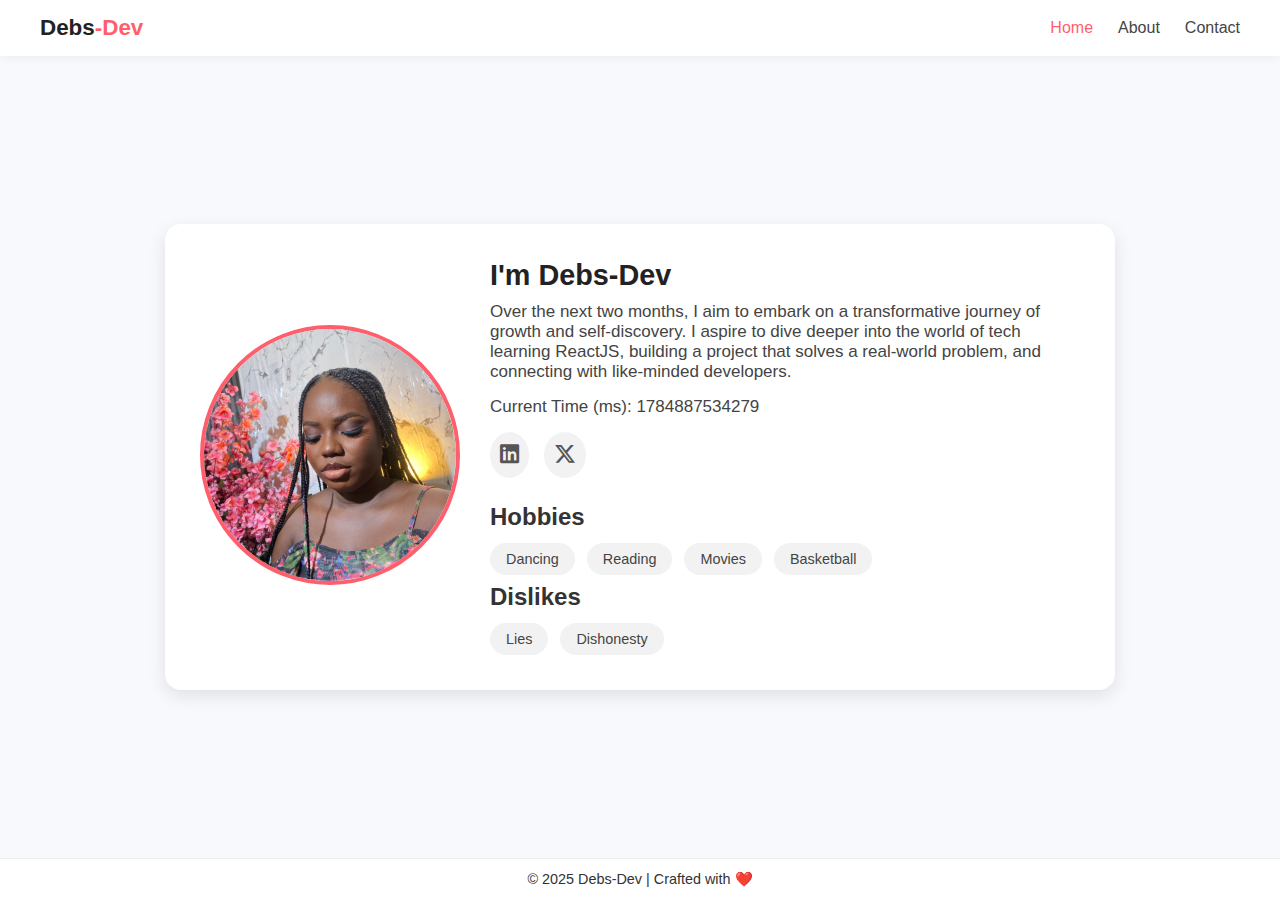
<file: index.html>
<!DOCTYPE html>
<html lang="en">
<head>
  <meta charset="UTF-8" />
  <meta name="viewport" content="width=device-width, initial-scale=1.0" />
  <title>My Profile - Debs Dev</title>
  <link rel="stylesheet" href="./style.css" />
  <link rel="stylesheet" href="https://cdnjs.cloudflare.com/ajax/libs/font-awesome/6.5.0/css/all.min.css" />
</head>

<body>
  <header>
    <nav class="navbar">
      <h2 class="logo">Debs<span>-Dev</span></h2>
      <ul>
        <li><a href="./index.html" class="active">Home</a></li>
        <li><a href="./About.html">About</a></li>
        <li><a href="./Contact.html">Contact</a></li>
      </ul>
    </nav>
  </header>

  <main>
    <article class="profile-card" data-testid="test-profile-card">
      <figure class="avatar-section">
        <img data-testid="test-user-avatar" src="./img/IMG_1527.JPG" alt="Portrait of Debs-Dev" />
      </figure>

      <div class="content-section">
        <header>
          <h1 data-testid="test-user-name">I'm Debs-Dev</h1>
        </header>

        <p data-testid="test-user-bio">
          Over the next two months, I aim to embark on a transformative journey
          of growth and self-discovery. I aspire to dive deeper into the world
          of tech learning ReactJS, building a project that solves a real-world
          problem, and connecting with like-minded developers.
        </p>

        <p class="time">
          Current Time (ms): <span id="time" data-testid="test-user-time"></span>
        </p>

        <nav data-testid="test-user-social-links" aria-label="Social media links" class="social-links">
          <a data-testid="test-user-social-linkedin" href="https://www.linkedin.com/in/ayishat-odekunle-a7146527a/" target="_blank" rel="noopener noreferrer"
            aria-label="LinkedIn">
            <i class="fab fa-linkedin"></i>
          </a>
          <a data-testid="test-user-social-twitter" href="https://x.com/Doa_debbie" target="_blank"
            rel="noopener noreferrer" aria-label="Twitter">
            <i class="fab fa-x-twitter"></i>
          </a>
        </nav>

        <section>
          <h2>Hobbies</h2>
          <ul data-testid="test-user-hobbies">
            <li>Dancing</li>
            <li>Reading</li>
            <li>Movies</li>
            <li>Basketball</li>
          </ul>
        </section>

        <section>
          <h2>Dislikes</h2>
          <ul data-testid="test-user-dislikes">
            <li>Lies</li>
            <li>Dishonesty</li>
          </ul>
        </section>
      </div>
    </article>
  </main>

  <footer>
    <p>© 2025 Debs-Dev | Crafted with ❤️</p>
  </footer>

  <script src="./script.js"></script>
</body>
</html>
</file>
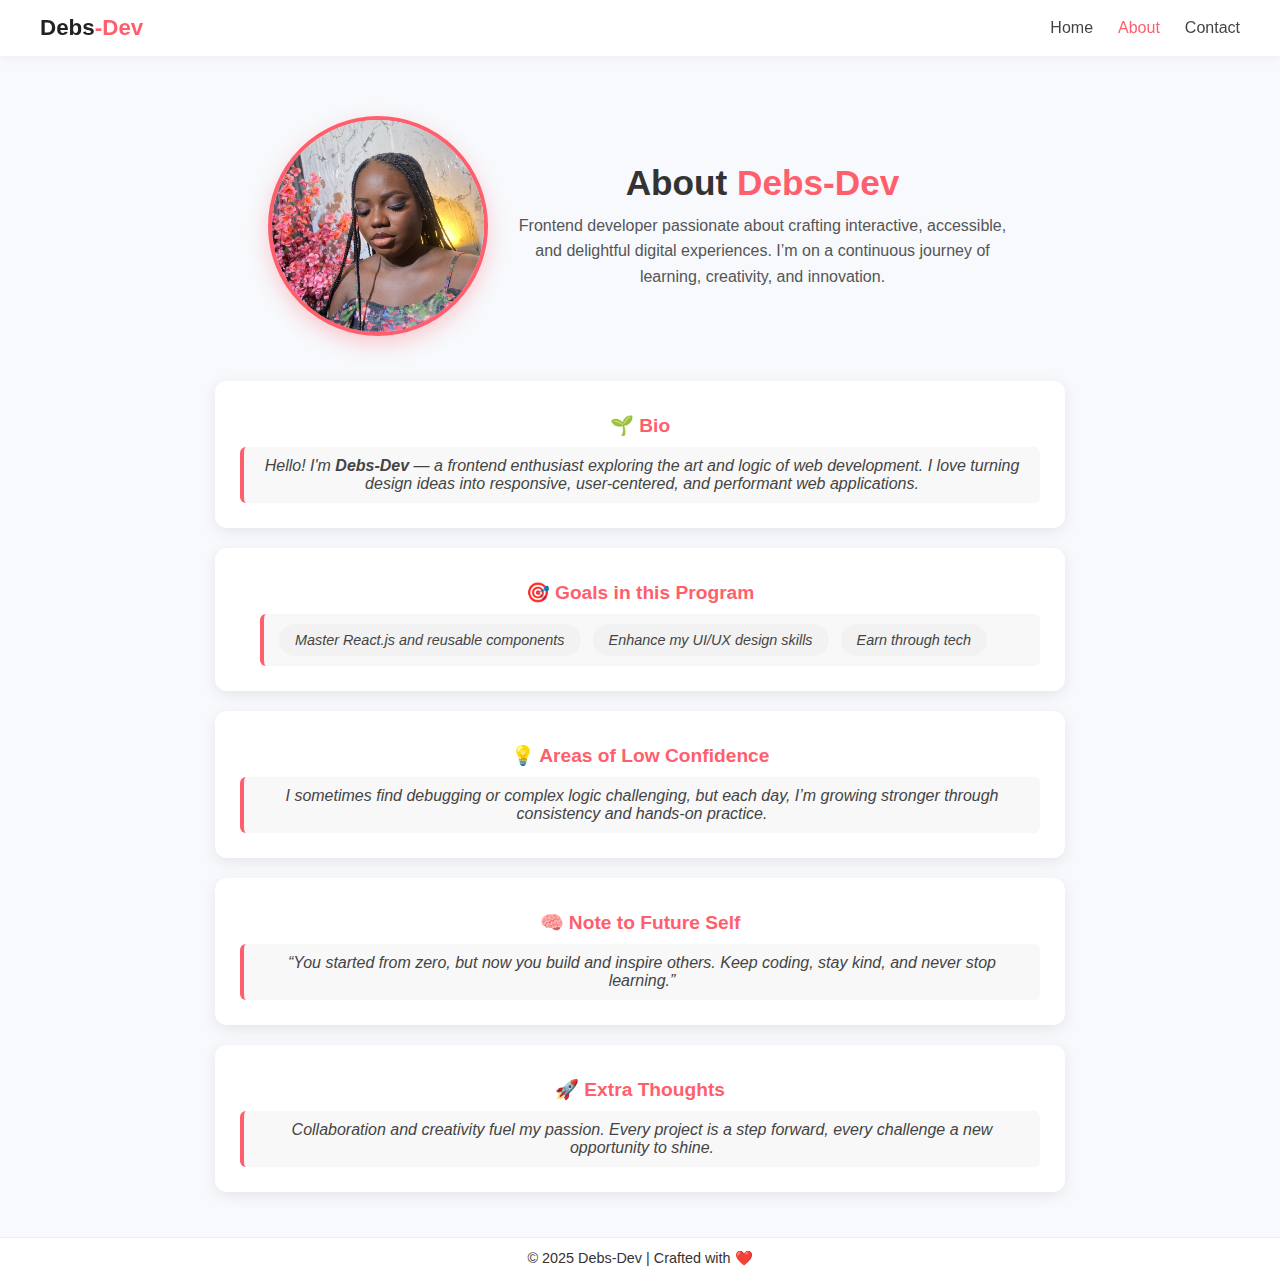
<file: About.html>
<!DOCTYPE html>
<html lang="en">
<head>
  <meta charset="UTF-8" />
  <meta name="viewport" content="width=device-width, initial-scale=1.0" />
  <title>About Me - Debs Dev</title>
  <link rel="stylesheet" href="./style.css" />
  <link
    rel="stylesheet"
    href="https://cdnjs.cloudflare.com/ajax/libs/font-awesome/6.5.0/css/all.min.css"
  />
</head>

<body>
  <header>
    <nav class="navbar">
      <h2 class="logo">Debs<span>-Dev</span></h2>
      <ul>
        <li><a href="./index.html">Home</a></li>
        <li><a href="./About.html" class="active">About</a></li>
        <li><a href="./Contact.html">Contact</a></li>
      </ul>
    </nav>
  </header>

  <main class="about-hero" data-testid="test-about-page">
    <div class="about-intro">
      <img src="./img/IMG_1527.JPG" alt="Debs-Dev profile picture" class="about-avatar">
      <div>
        <h1>About <span>Debs-Dev</span></h1>
        <p>Frontend developer passionate about crafting interactive, accessible, and delightful digital experiences. I’m on a continuous journey of learning, creativity, and innovation.</p>
      </div>
    </div>

    <div class="about-container">
      <section data-testid="test-about-bio">
        <h2>🌱 Bio</h2>
        <p class="about-quote">
          Hello! I'm <strong>Debs-Dev</strong> — a frontend enthusiast exploring
          the art and logic of web development. I love turning design ideas into
          responsive, user-centered, and performant web applications.
        </p>
      </section>

      <section data-testid="test-about-goals">
        <h2>🎯 Goals in this Program</h2>
        <ul class="about-quote">
          <li>Master React.js and reusable components</li>
          <li>Enhance my UI/UX design skills</li>
        <li>Earn through tech</li>

        </ul>
      </section>

      <section data-testid="test-about-confidence">
        <h2>💡 Areas of Low Confidence</h2>
        <p class="about-quote">
          I sometimes find debugging or complex logic challenging, but each day,
          I’m growing stronger through consistency and hands-on practice.
        </p>
      </section>

      <section data-testid="test-about-future-note">
        <h2>🧠 Note to Future Self</h2>
        <blockquote>
          “You started from zero, but now you build and inspire others. Keep coding, stay kind,
          and never stop learning.”
        </blockquote>
      </section>

      <section data-testid="test-about-extra">
        <h2>🚀 Extra Thoughts</h2>
        <p class="about-quote">
          Collaboration and creativity fuel my passion. Every project is a step forward,
          every challenge a new opportunity to shine.
        </p>
      </section>

    
    </div>
  </main>

  <footer>
    <p>© 2025 Debs-Dev | Crafted with ❤️</p>
  </footer>
</body>
</html>
</file>
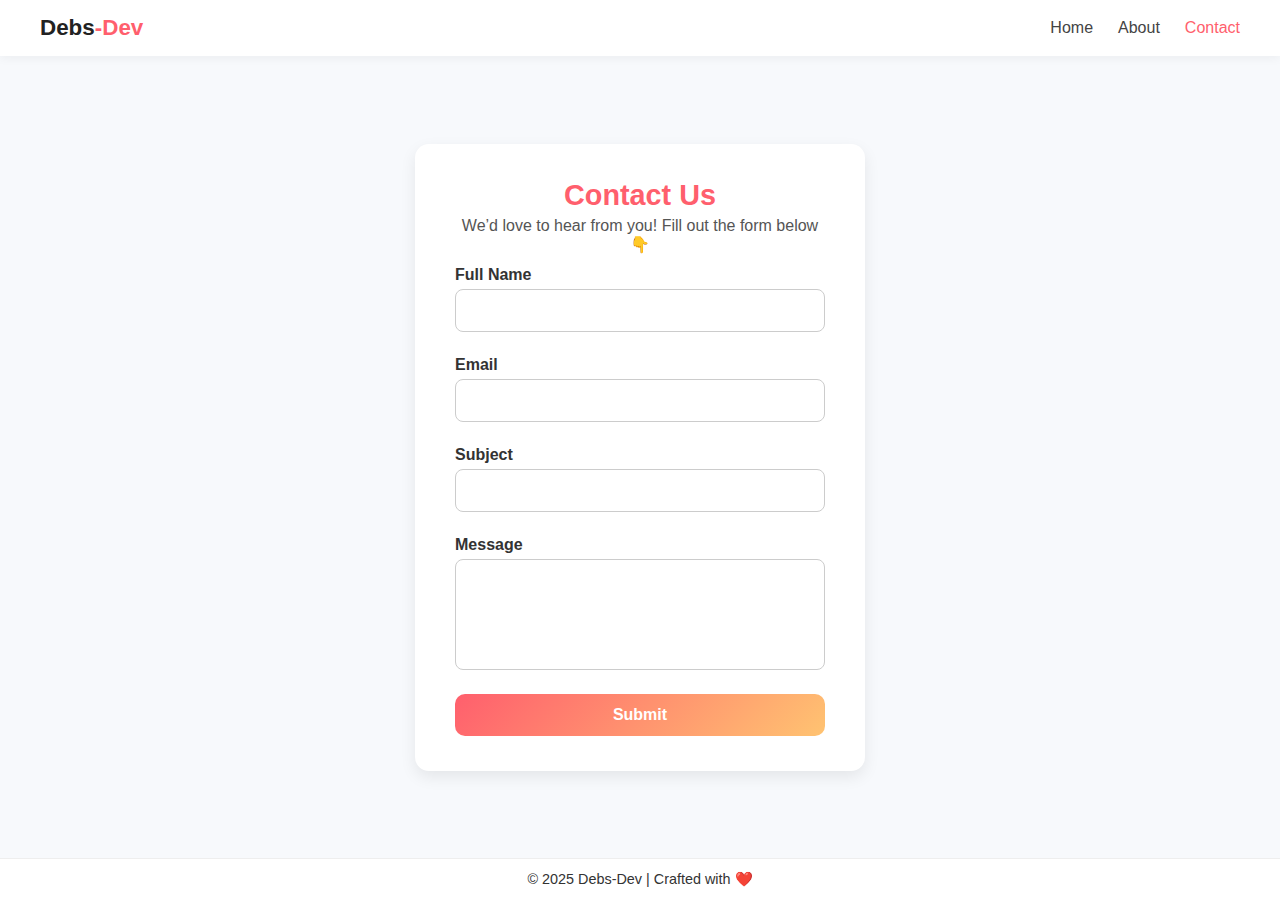
<file: Contact.html>
<!DOCTYPE html>
<html lang="en">
<head>
  <meta charset="UTF-8" />
  <meta name="viewport" content="width=device-width, initial-scale=1.0" />
  <title>Contact Us - Debs Dev</title>
  <link rel="stylesheet" href="./style.css" />
  <link rel="stylesheet" href="https://cdnjs.cloudflare.com/ajax/libs/font-awesome/6.5.0/css/all.min.css" />
</head>

<body>
  <header>
    <nav class="navbar">
      <h2 class="logo">Debs<span>-Dev</span></h2>
      <ul>
        <li><a href="./index.html">Home</a></li>
        <li><a href="./About.html">About</a></li>
        <li><a href="./Contact.html" class="active">Contact</a></li>
      </ul>
    </nav>
  </header>

  <main>
    <section class="contact-section">
      <h1>Contact Us</h1>
      <p>We’d love to hear from you! Fill out the form below 👇</p>

      <form id="contactForm" novalidate>
        <div class="form-group">
          <label for="name">Full Name</label>
          <input id="name" name="name" type="text" required />
          <span class="error-message"></span>
        </div>

        <div class="form-group">
          <label for="email">Email</label>
          <input id="email" name="email" type="email" required />
          <span class="error-message"></span>
        </div>

        <div class="form-group">
          <label for="subject">Subject</label>
          <input id="subject" name="subject" type="text" required />
          <span class="error-message"></span>
        </div>

        <div class="form-group">
          <label for="message">Message</label>
          <textarea id="message" name="message" rows="5" required></textarea>
          <span class="error-message"></span>
        </div>

        <button type="submit" class="btn">Submit</button>

        <p id="loading" class="loading-message" hidden>⏳ Sending your message...</p>
        <p id="success" class="success-message" hidden>✅ Thank you! We’ll get back to you soon.</p>
      </form>
    </section>
  </main>

  <footer>
    <p>© 2025 Debs-Dev | Crafted with ❤️</p>
  </footer>

  <script>
    const form = document.getElementById('contactForm');
    const success = document.getElementById('success');
    const loading = document.getElementById('loading');

    form.addEventListener('submit', (e) => {
      e.preventDefault();
      success.hidden = true;
      loading.hidden = false;

      let valid = true;
      document.querySelectorAll('.error-message').forEach(el => el.textContent = '');

      const { name, email, subject, message } = form;

      if (!name.value.trim()) {
        name.nextElementSibling.textContent = 'Full name is required.';
        valid = false;
      }
      if (!email.value.trim() || !/\S+@\S+\.\S+/.test(email.value)) {
        email.nextElementSibling.textContent = 'Please enter a valid email.';
        valid = false;
      }
      if (!subject.value.trim()) {
        subject.nextElementSibling.textContent = 'Subject is required.';
        valid = false;
      }
      if (!message.value.trim() || message.value.trim().length < 10) {
        message.nextElementSibling.textContent = 'Message must be at least 10 characters.';
        valid = false;
      }

      if (!valid) {
        loading.hidden = true;
        return;
      }

      setTimeout(() => {
        loading.hidden = true;
        success.hidden = false;
        form.reset();
      }, 2000);
    });
  </script>
</body>
</html>
</file>
<file: style.css>
/* RESET */
* {
  margin: 0;
  padding: 0;
  box-sizing: border-box;
  font-family: "Poppins", sans-serif;
}

body {
  background: #f7f9fc;
  color: #333;
  display: flex;
  flex-direction: column;
  min-height: 100vh;
  justify-content: space-between;
}

/* NAVIGATION */
.navbar {
  display: flex;
  justify-content: space-between;
  align-items: center;
  padding: 15px 40px;
  background: #fff;
  box-shadow: 0 2px 10px rgba(0, 0, 0, 0.05);
  position: sticky;
  top: 0;
  z-index: 1000;
}

.navbar ul {
  display: flex;
  list-style: none;
  gap: 25px;
}

.navbar a {
  text-decoration: none;
  color: #444;
  font-weight: 500;
  transition: color 0.3s ease;
}

.navbar a:hover,
.navbar a.active {
  color: #ff5f6d;
}

.logo {
  font-weight: 700;
  font-size: 1.4rem;
  color: #222;
}
.logo span {
  color: #ff5f6d;
}

/* MAIN LAYOUT */
main {
  flex: 1;
  display: flex;
  justify-content: center;
  align-items: center;
  padding: 20px;
}

/* PROFILE CARD */
.profile-card {
  display: flex;
  background: #fff;
  border-radius: 16px;
  box-shadow: 0 6px 18px rgba(0, 0, 0, 0.1);
  max-width: 950px;
  width: 100%;
  overflow: hidden;
  padding: 35px;
  align-items: center;
  transition: transform 0.3s ease;
}
.profile-card:hover {
  transform: translateY(-5px);
}

.avatar-section img {
  width: 260px;
  height: 260px;
  object-fit: cover;
  border-radius: 50%;
  border: 4px solid #ff5f6d;
  margin-right: 30px;
}

.content-section {
  flex: 1;
}

.content-section h1 {
  font-size: 1.8rem;
  margin-bottom: 10px;
  color: #222;
}

.content-section p {
  margin-bottom: 15px;
  font-size: 17px;
  color: #444;
}

.time {
  font-size: 0.85rem;
  color: #666;
  margin-top: 5px;
}

/* SOCIAL LINKS */
.social-links {
  display: flex;
  gap: 15px;
  margin: 15px 0 25px;
}

.social-links a {
  font-size: 22px;
  color: #555;
  background: #f2f2f2;
  border-radius: 50%;
  padding: 10px;
  transition: all 0.3s ease;
}
.social-links a:hover {
  color: white;
  background: linear-gradient(135deg, #ff5f6d, #ffc371);
}

/* SECTIONS */
section h2 {
  margin-top: 8px;
}

section ul {
  display: flex;
  flex-wrap: wrap;
  gap: 12px;
  list-style: none;
  margin-top: 12px;
}

section ul li {
  background: #f2f2f2;
  color: #444;
  padding: 8px 16px;
  border-radius: 25px;
  font-size: 0.9rem;
  transition: all 0.3s ease;
  cursor: pointer;
}

section ul li:hover {
  background: linear-gradient(135deg, #ff5f6d, #ffc371);
  color: #fff;
  transform: scale(1.05);
}

/* ABOUT PAGE HERO */
.about-hero {
  flex-direction: column;
  width: 100%;
  text-align: center;
  animation: fadeIn 1s ease;
}

.about-intro {
  display: flex;
  align-items: center;
  justify-content: center;
  flex-wrap: wrap;
  gap: 25px;
  margin: 40px auto 20px;
  max-width: 900px;
}

.about-intro img.about-avatar {
  width: 220px;
  height: 220px;
  border-radius: 50%;
  border: 4px solid #ff5f6d;
  object-fit: cover;
  box-shadow: 0 8px 20px rgba(255, 95, 109, 0.3);
}

.about-intro h1 {
  font-size: 2.2rem;
  margin-bottom: 10px;
}
.about-intro h1 span {
  color: #ff5f6d;
}
.about-intro p {
  max-width: 500px;
  font-size: 1rem;
  color: #555;
  line-height: 1.6;
}

/* ABOUT SECTIONS */
.about-container {
  display: flex;
  flex-direction: column;
  gap: 20px;
  padding: 25px;
  max-width: 900px;
  margin: auto;
}

.about-container section {
  background: white;
  padding: 25px;
  border-radius: 12px;
  box-shadow: 0 4px 15px rgba(0, 0, 0, 0.08);
  transition: all 0.3s ease;
}
.about-container section:hover {
  transform: translateY(-4px);
}

.about-container h2 {
  color: #ff5f6d;
  margin-bottom: 10px;
  font-size: 1.2rem;
}

.about-container ul {
  margin-top: 6px;
  margin-left: 20px;
}

blockquote {
  background: #f8f8f8;
  border-left: 4px solid #ff5f6d;
  padding: 10px 15px;
  font-style: italic;
  color: #444;
  border-radius: 6px;
}

.about-quote {
    background: #f8f8f8;
  border-left: 4px solid #ff5f6d;
  padding: 10px 15px;
  font-style: italic;
  color: #444;
  border-radius: 6px;
}

.button-row {
  display: flex;
  justify-content: center;
  gap: 15px;
  margin-top: 25px;
}

/* CONTACT PAGE */
.contact-section {
  background: #fff;
  max-width: 450px;
  width: 100%;
  margin: 40px auto;
  padding: 35px 40px;
  border-radius: 14px;
  box-shadow: 0 6px 16px rgba(0, 0, 0, 0.08);
  text-align: center;
}

.contact-section h1 {
  color: #ff5f6d;
  margin-bottom: 5px;
  font-size: 1.8rem;
}

.contact-section p {
  color: #555;
  margin-bottom: 12px;
  font-size: 1rem;
}

form {
  display: flex;
  flex-direction: column;
  gap: 5px;
  text-align: left;
}

.form-group {
  display: flex;
  flex-direction: column;
  gap: 5px;
}

label {
  font-weight: 600;
  color: #333;
}

input,
textarea {
  padding: 12px 15px;
  border-radius: 8px;
  border: 1px solid #ccc;
  font-size: 0.95rem;
  transition: border 0.3s ease, box-shadow 0.3s ease;
  resize: none;
}

input:focus,
textarea:focus {
  outline: none;
  border-color: #ff5f6d;
  box-shadow: 0 0 6px rgba(255, 95, 109, 0.3);
}

.btn {
  background: linear-gradient(135deg, #ff5f6d, #ffc371);
  color: #fff;
  border: none;
  padding: 12px;
  border-radius: 10px;
  font-size: 1rem;
  font-weight: 600;
  cursor: pointer;
  transition: all 0.3s ease;
}

.btn:hover {
  transform: scale(1.03);
  box-shadow: 0 4px 14px rgba(255, 95, 109, 0.4);
}

.error-message {
  color: #e63946;
  font-size: 0.85rem;
  height: 14px;
}

.success-message {
  color: #2a9d8f;
  font-weight: 600;
  margin-top: 10px;
}

.loading-message {
  color: #555;
  font-style: italic;
  margin-top: 10px;
}

/* FOOTER */
footer {
  text-align: center;
  padding: 12px;
  background: #fff;
  border-top: 1px solid #eee;
  font-size: 0.9rem;
}

/* ANIMATIONS */
@keyframes fadeIn {
  from {
    opacity: 0;
    transform: translateY(10px);
  }
  to {
    opacity: 1;
    transform: translateY(0);
  }
}

/* RESPONSIVE */
@media (max-width: 768px) {
  .profile-card {
    flex-direction: column;
    text-align: center;
  }
  .avatar-section img {
    margin: 0 0 15px;
    width: 200px;
    height: 200px;
  }
  section ul {
    justify-content: center;
  }

  .contact-section {
    padding: 25px 20px;
  }

  .about-intro {
    flex-direction: column;
    text-align: center;
  }
  .about-intro img.about-avatar {
    width: 180px;
    height: 180px;
  }
}
</file>
